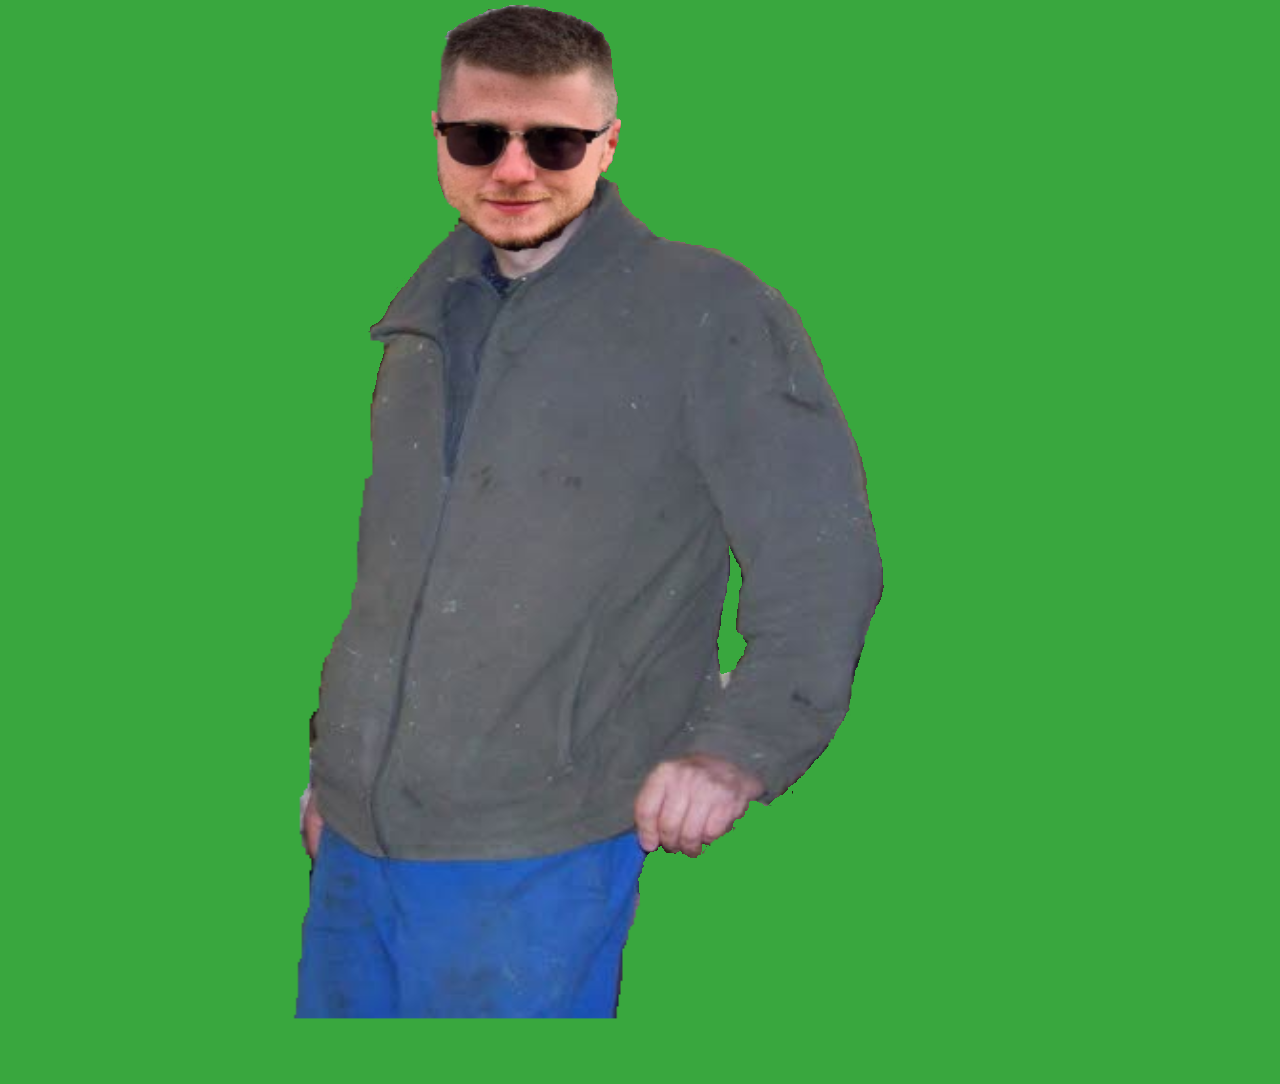
<file: index.html>
<!DOCTYPE html>
<html lang="en">

<head>
    <meta charset="UTF-8">
    <meta http-equiv="X-UA-Compatible" content="IE=edge">
    <meta name="description" content="Ceci est uniquement un loading screen">
    <meta http-equiv="Cache-Control" content="max-age=31536000">
    <meta name="viewport" content="width=device-width, initial-scale=1.0">
    <link rel="stylesheet" href="assets\css\style.css">
    <link rel="shortcut icon" href="favicon.ico" type="image/x-icon">
    <link rel="shortcut icon" href="assets\img\bruno_le_fermier.png" type="image/x-icon">
    <title>La ferme de Bruno</title>
</head>

<body id="backgroundLoader" onLoad="setTimeout('RedirectionJavascript()', 1200)">

    <script type="text/javascript">
        function RedirectionJavascript() {
            document.location.href = "home.html";
        }
    </script>

    <div class="container">
        <div class="loader">
            <div>
                <img class="zoomOut" src="assets\img\bruno_le_fermier.png" alt="Bruno">
            </div>
        </div>
    </div>
</body>

</html>
</file>
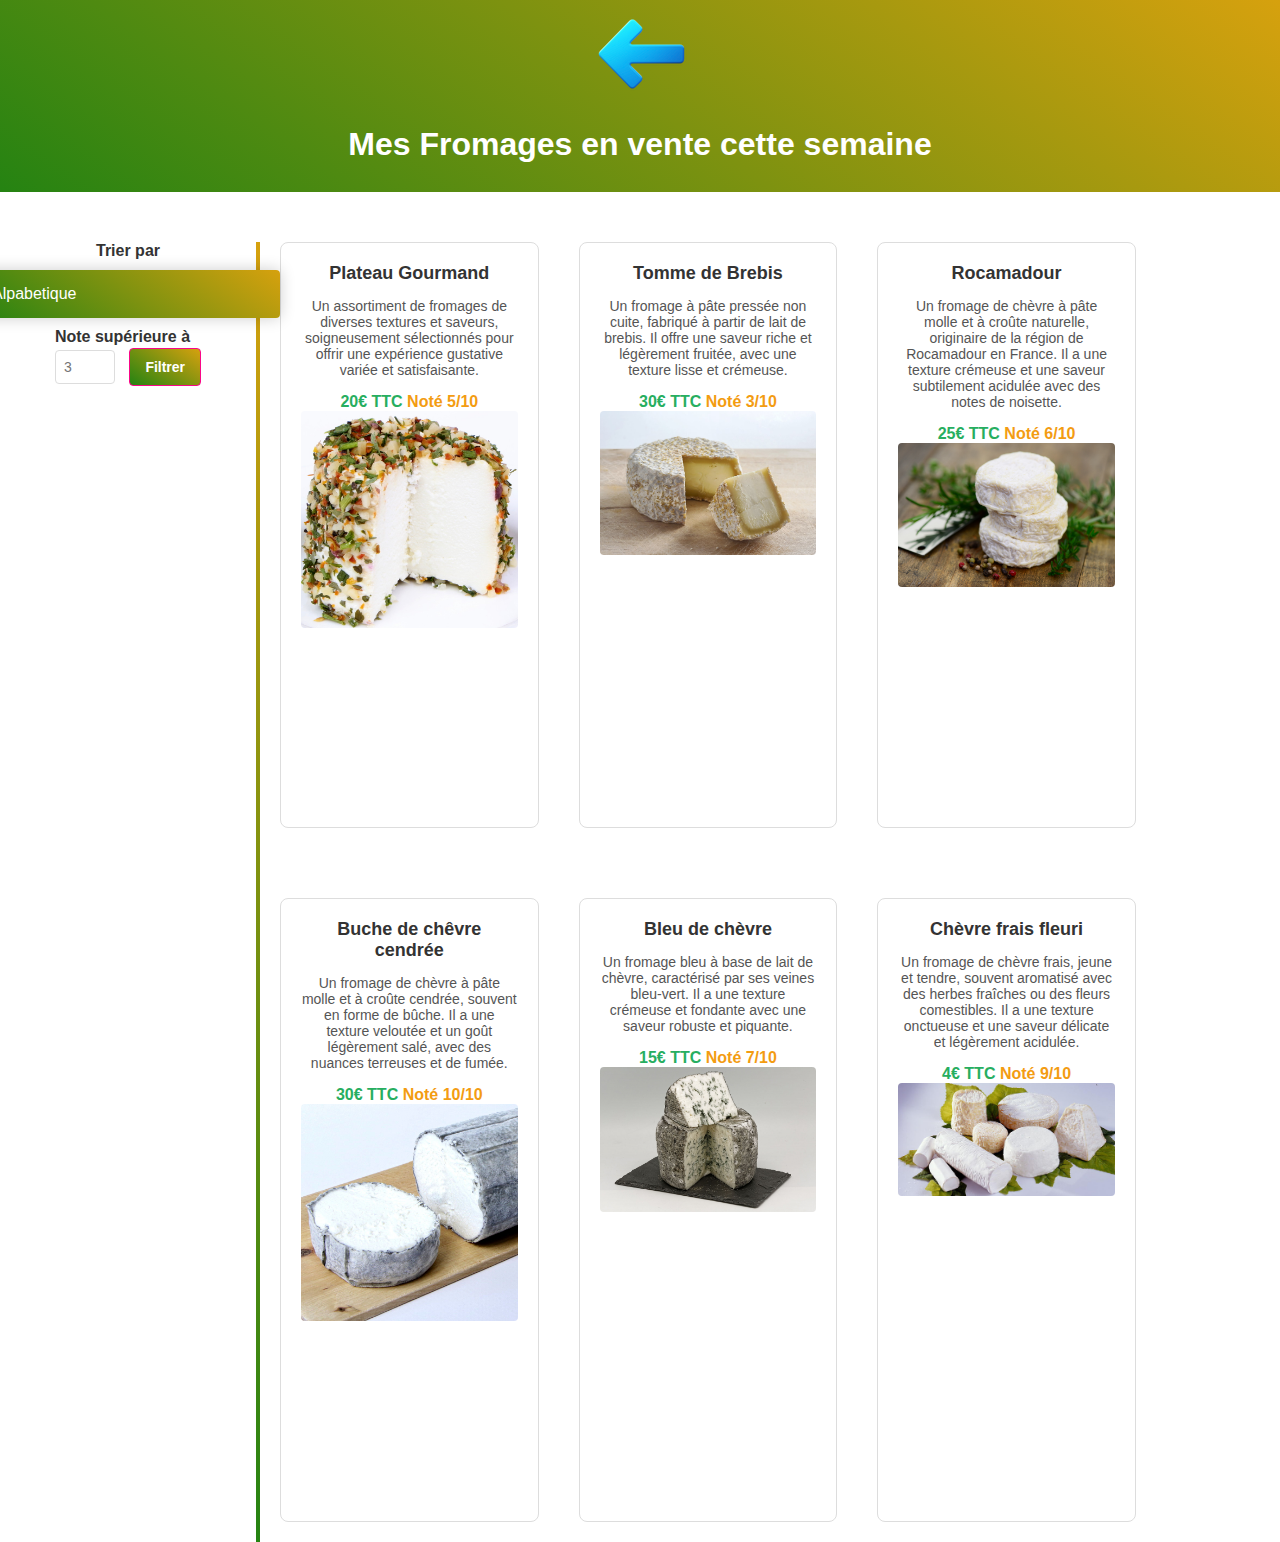
<file: fromage.html>
<!DOCTYPE html>
<html lang="fr">

<head>
    <link rel="stylesheet" href="assets\css\fromage.css">
    <meta name="viewport" content="width=device-width, initial-scale=1.0">
    <meta charset="UTF-8">
    <title>La ferme de Bruno - Fromage</title>
</head>

<body>
    <div name="title" class="title_blian">
        <a href="home.html">
            <img class="imgRetour" src="assets\img\retour.png" alt="retour">
        </a>
        <h1>Mes Fromages en vente cette semaine</h1>
    </div>

    <asidetel class="tri-filtre-bar-tel">
        <label class="label_tri" for="sort">Trier par</label>
        <select onchange="filtrerEtTrier(event)" id="triSelect">
            <option selected value="alpha">Alpabetique</option>
            <option value="note">Notation</option>
            <option value="date">Date</option>
            <option value="prix">prix</option>
        </select>
        <div>
            <label class="label_filter" for="filter">Note supérieure à<input type="number" id="filter"
                    placeholder="3"><button id="filter-button">Filtrer</button></label>
        </div>
    </asidetel>

    <main>
        <aside class="tri-menu">
            <label class="label_tri" for="sort">Trier par</label>
            <select onchange="filtrerEtTrier(event)" id="triSelect">
                <option selected value="alpha">Alpabetique</option>
                <option value="note">Notation</option>
                <option value="date">Date</option>
                <option value="prix">prix</option>
            </select>
            <div>
                <label class="label_filter" for="filter-resp">Note supérieure à</label>
                <input type="number" id="filter-resp" placeholder="3">
                <button id="filter-button-resp">Filtrer</button>
            </div>
        </aside>

        <div class="separator"></div>

        <div class="articlesContainer" id="articlesContainer">
            <div class="article" data-date="2023-01-03" data-price="20" data-note="5">
                <a>Plateau Gourmand</a>
                <p>Un assortiment de fromages de diverses textures et saveurs, soigneusement sélectionnés pour offrir
                    une expérience gustative variée et satisfaisante.</p>
                <span class="price" data-price="20">20€ TTC</span>
                <span class="note" data-note="5">Noté 5/10</span>
                <img src="assets/img/fromages/1.jpg" alt="Image 2">
            </div>

            <div class="article" data-date="2023-01-02" data-price="30" data-note="3">
                <a>Tomme de Brebis</a>
                <p>Un fromage à pâte pressée non cuite, fabriqué à partir de lait de brebis. Il offre une saveur riche
                    et légèrement fruitée, avec une texture lisse et crémeuse.</p>
                <span class="price" data-price="30">30€ TTC</span>
                <span class="note" data-note="3">Noté 3/10</span>
                <img src="assets/img/fromages/fromage-chevre_istock.jpg" alt="Image 3">
            </div>

            <div class="article" data-date="2023-01-04" data-price="25" data-note="6">
                <a>Rocamadour</a>
                <p>Un fromage de chèvre à pâte molle et à croûte naturelle, originaire de la région de Rocamadour en
                    France. Il a une texture crémeuse et une saveur subtilement acidulée avec des notes de noisette.</p>
                <span class="price" data-price="25">25€ TTC</span>
                <span class="note" data-note="6">Noté 6/10</span>
                <img src="assets/img/fromages/fromage-de-chevre-AdobeStock_175740977.jpg"
                    alt="Livre elle m'a quitté pour un autre">
            </div>

            <div class="article" data-date="2024-01-12" data-price="30" data-note="10">
                <a>Buche de chêvre cendrée</a>
                <p>Un fromage de chèvre à pâte molle et à croûte cendrée, souvent en forme de bûche. Il a une texture
                    veloutée et un goût légèrement salé, avec des nuances terreuses et de fumée.</p>
                <span class="price" data-price="30">30€ TTC</span>
                <span class="note" data-note="10">Noté 10/10</span>
                <img src="assets/img/fromages/fromage-pur-chevre-fermier-affine-le-bienvenu.jpg" alt="Berlingo">
            </div>

            <div class="article" data-date="2024-01-13" data-price="15" data-note="7">
                <a>Bleu de chèvre</a>
                <p>Un fromage bleu à base de lait de chèvre, caractérisé par ses veines bleu-vert. Il a une texture
                    crémeuse et fondante avec une saveur robuste et piquante.</p>
                <span class="price" data-price="15">15€ TTC</span>
                <span class="note" data-note="7">Noté 7/10</span>
                <img src="assets/img/fromages/Bleu_de_chevre.jpg" alt="Fœtus de Jul lors du clip Ovnis">
            </div>

            <div class="article" data-date="2024-01-14" data-price="4" data-note="9">
                <a>Chèvre frais fleuri</a>
                <p>Un fromage de chèvre frais, jeune et tendre, souvent aromatisé avec des herbes fraîches ou des fleurs
                    comestibles. Il a une texture onctueuse et une saveur délicate et légèrement acidulée.</p>
                <span class="price" data-price="4">4€ TTC</span>
                <span class="note" data-note="9">Noté 9/10</span>
                <img src="assets/img/fromages/fromage1.jpg" alt="Masque de chien">
            </div>
        </div>

    </main>

</body>

<script src="assets\js\fromage.js"></script>

</html>
























































































































<!-- Dev par Antoine Rodrigues - contact@antoinerodrigues.com -->
</file>
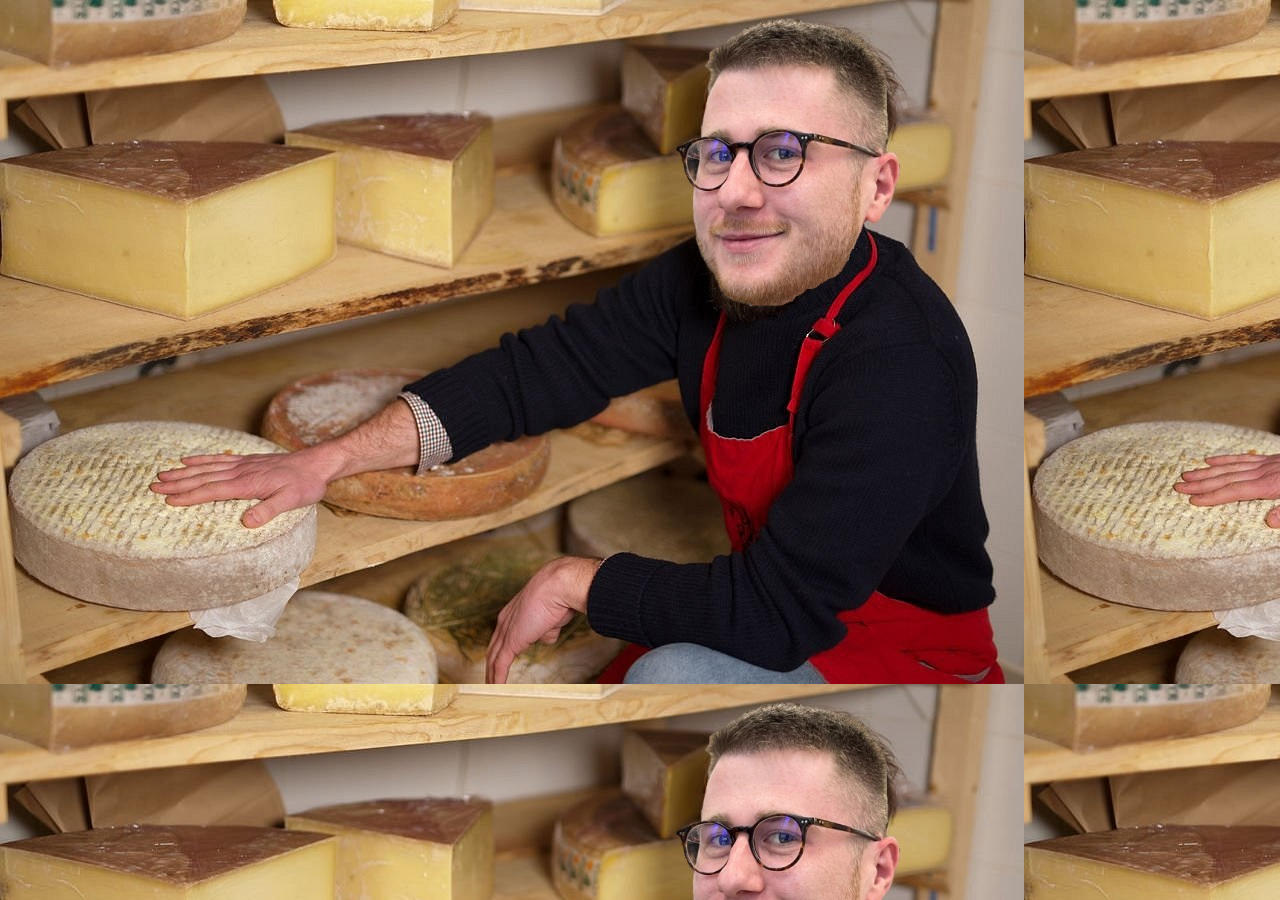
<file: gay.html>
<!DOCTYPE html>
<html lang="en">

<head>
    <meta charset="UTF-8">
    <meta http-equiv="X-UA-Compatible" content="IE=edge">
    <meta name="description" content="Ceci est uniquement un loading screen">
    <meta http-equiv="Cache-Control" content="max-age=31536000">
    <meta name="viewport" content="width=device-width, initial-scale=1.0">
    <link rel="stylesheet" href="assets\css\style.css">
    <link rel="shortcut icon" href="favicon.ico" type="image/x-icon">
    <link rel="shortcut icon" href="assets\img\bruno_le_fermier.png" type="image/x-icon">
    <title>Oui je suis gay</title>
</head>

<body class="brubru">
</body>

</html>
</file>
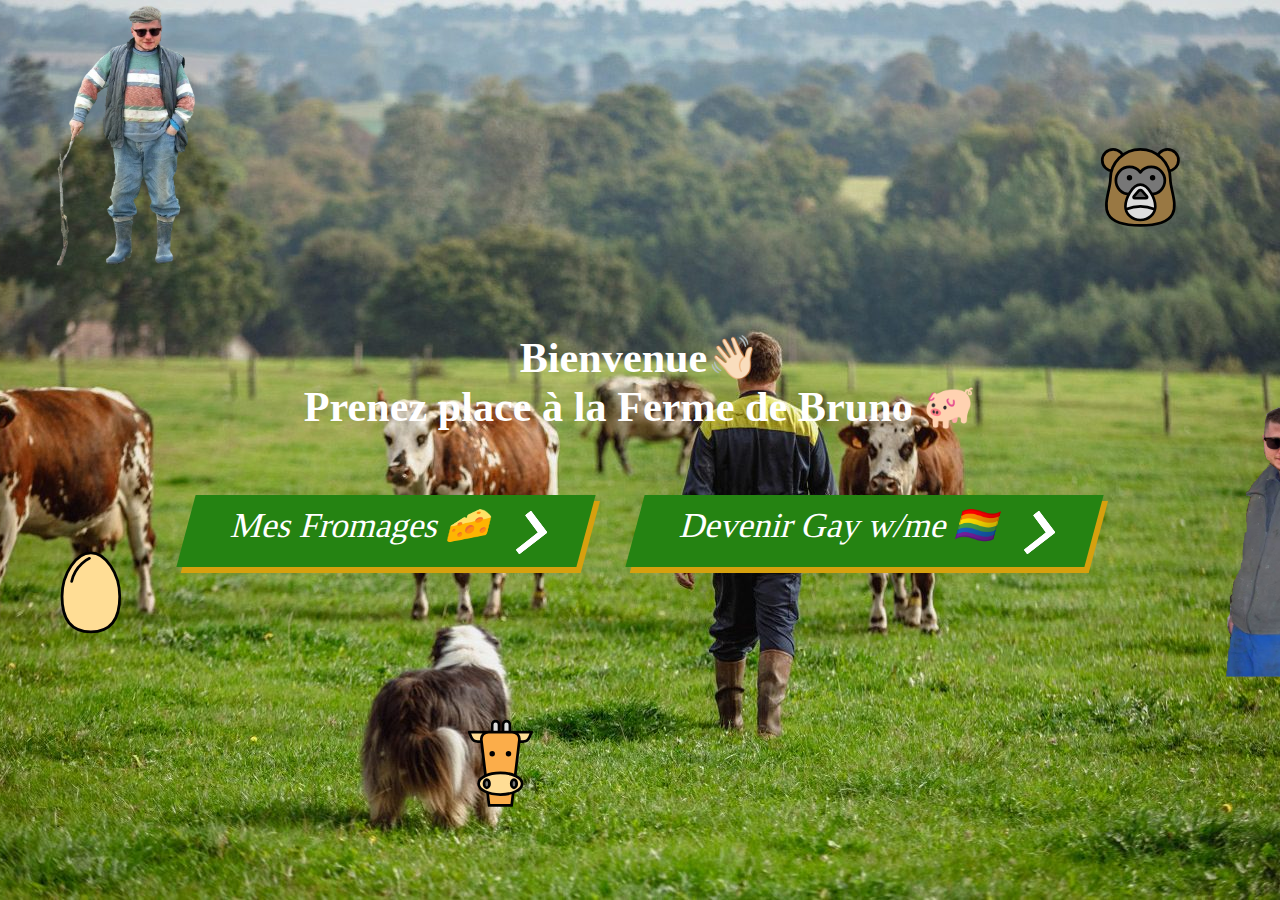
<file: home.html>
<!DOCTYPE html>
<html lang="en">

<head>
    <meta charset="UTF-8">
    <meta http-equiv="X-UA-Compatible" content="IE=edge">
    <meta name="description" content="Page d'acceuil / Cinéma - Hainaut">
    <meta name="viewport" content="width=device-width, initial-scale=1.0">
    <meta http-equiv="Cache-Control" content="max-age=31536000">
    <link rel="stylesheet" href="assets\css\style.css">
    <link rel="shortcut icon" href="favicon.ico" type="image/x-icon">
    <link href="https://fonts.googleapis.com/css?family=Tektur" rel="stylesheet">
    <link href="https://fonts.googleapis.com/css2?family=Fredoka:wght@300&display=swap" rel="stylesheet">
    <link href="https://fonts.googleapis.com/css?family=Poppins:900i" rel="stylesheet">
    <title>La ferme de Bruno .Gay</title>
    <link rel="shortcut icon" href="assets\img\bruno_le_fermier.png" type="image/x-icon">
    <link rel="stylesheet" href="https://cdnjs.cloudflare.com/ajax/libs/font-awesome/5.15.2/css/all.min.css">
    <script>
        // Vérification si l'utilisateur est sur mobile
        var isMobile = /Android|webOS|iPhone|iPad|iPod|BlackBerry|IEMobile|Opera Mini/i.test(navigator.userAgent);
        if (isMobile) {
            // Redirection ou affichage du message pour les mobiles
            window.location.href = "notAvailable.html";
            // ou bien
            // document.write("Le site n'est pas disponible sur mobile.");
        }
    </script>
</head>

<body class="backgroundBody dynamic-wallpaper">
    <div class="container">
        <div class="divTotale">

            <div class="divContentHome">
                <h1>
                    <span class="reveal-h1">Bienvenue<span>👋🏻</span></span>
                </h1>
                <h1>
                    <span class="reveal-h1">Prenez place à la Ferme de Bruno 🐖<span>
                </h1>

                <h2>
                    <span class="reveal-h2">Oui je suis gay dont le domaine en <a
                            href="https://www.gandi.net/fr/domain/tld/gay"><span class="me-color">.gay</span></span></a>
                </h2>

                <div class="wrapper">
                    <a class="cta" href="fromage.html">
                        <span>Mes Fromages 🧀</span>
                        <span>
                            <svg width="66px" height="43px" viewBox="0 0 66 43" version="1.1"
                                xmlns="http://www.w3.org/2000/svg" xmlns:xlink="http://www.w3.org/1999/xlink">
                                <g id="arrow" stroke="none" stroke-width="1" fill="none" fill-rule="evenodd">
                                    <path class="one"
                                        d="M40.1543933,3.89485454 L43.9763149,0.139296592 C44.1708311,-0.0518420739 44.4826329,-0.0518571125 44.6771675,0.139262789 L65.6916134,20.7848311 C66.0855801,21.1718824 66.0911863,21.8050225 65.704135,22.1989893 C65.7000188,22.2031791 65.6958657,22.2073326 65.6916762,22.2114492 L44.677098,42.8607841 C44.4825957,43.0519059 44.1708242,43.0519358 43.9762853,42.8608513 L40.1545186,39.1069479 C39.9575152,38.9134427 39.9546793,38.5968729 40.1481845,38.3998695 C40.1502893,38.3977268 40.1524132,38.395603 40.1545562,38.3934985 L56.9937789,21.8567812 C57.1908028,21.6632968 57.193672,21.3467273 57.0001876,21.1497035 C56.9980647,21.1475418 56.9959223,21.1453995 56.9937605,21.1432767 L40.1545208,4.60825197 C39.9574869,4.41477773 39.9546013,4.09820839 40.1480756,3.90117456 C40.1501626,3.89904911 40.1522686,3.89694235 40.1543933,3.89485454 Z"
                                        fill="#FFFFFF"></path>
                                    <path class="two"
                                        d="M20.1543933,3.89485454 L23.9763149,0.139296592 C24.1708311,-0.0518420739 24.4826329,-0.0518571125 24.6771675,0.139262789 L45.6916134,20.7848311 C46.0855801,21.1718824 46.0911863,21.8050225 45.704135,22.1989893 C45.7000188,22.2031791 45.6958657,22.2073326 45.6916762,22.2114492 L24.677098,42.8607841 C24.4825957,43.0519059 24.1708242,43.0519358 23.9762853,42.8608513 L20.1545186,39.1069479 C19.9575152,38.9134427 19.9546793,38.5968729 20.1481845,38.3998695 C20.1502893,38.3977268 20.1524132,38.395603 20.1545562,38.3934985 L36.9937789,21.8567812 C37.1908028,21.6632968 37.193672,21.3467273 37.0001876,21.1497035 C36.9980647,21.1475418 36.9959223,21.1453995 36.9937605,21.1432767 L20.1545208,4.60825197 C19.9574869,4.41477773 19.9546013,4.09820839 20.1480756,3.90117456 C20.1501626,3.89904911 20.1522686,3.89694235 20.1543933,3.89485454 Z"
                                        fill="#FFFFFF"></path>
                                    <path class="three"
                                        d="M0.154393339,3.89485454 L3.97631488,0.139296592 C4.17083111,-0.0518420739 4.48263286,-0.0518571125 4.67716753,0.139262789 L25.6916134,20.7848311 C26.0855801,21.1718824 26.0911863,21.8050225 25.704135,22.1989893 C25.7000188,22.2031791 25.6958657,22.2073326 25.6916762,22.2114492 L4.67709797,42.8607841 C4.48259567,43.0519059 4.17082418,43.0519358 3.97628526,42.8608513 L0.154518591,39.1069479 C-0.0424848215,38.9134427 -0.0453206733,38.5968729 0.148184538,38.3998695 C0.150289256,38.3977268 0.152413239,38.395603 0.154556228,38.3934985 L16.9937789,21.8567812 C17.1908028,21.6632968 17.193672,21.3467273 17.0001876,21.1497035 C16.9980647,21.1475418 16.9959223,21.1453995 16.9937605,21.1432767 L0.15452076,4.60825197 C-0.0425130651,4.41477773 -0.0453986756,4.09820839 0.148075568,3.90117456 C0.150162624,3.89904911 0.152268631,3.89694235 0.154393339,3.89485454 Z"
                                        fill="#FFFFFF"></path>
                                </g>
                            </svg>
                        </span>
                    </a>

                    <span></span>

                    <a class="cta" href="gay.html">
                        <span>Devenir Gay w/me 🏳️‍🌈</span>
                        <span>
                            <svg width="66px" height="43px" viewBox="0 0 66 43" version="1.1"
                                xmlns="http://www.w3.org/2000/svg" xmlns:xlink="http://www.w3.org/1999/xlink">
                                <g id="arrow" stroke="none" stroke-width="1" fill="none" fill-rule="evenodd">
                                    <path class="one"
                                        d="M40.1543933,3.89485454 L43.9763149,0.139296592 C44.1708311,-0.0518420739 44.4826329,-0.0518571125 44.6771675,0.139262789 L65.6916134,20.7848311 C66.0855801,21.1718824 66.0911863,21.8050225 65.704135,22.1989893 C65.7000188,22.2031791 65.6958657,22.2073326 65.6916762,22.2114492 L44.677098,42.8607841 C44.4825957,43.0519059 44.1708242,43.0519358 43.9762853,42.8608513 L40.1545186,39.1069479 C39.9575152,38.9134427 39.9546793,38.5968729 40.1481845,38.3998695 C40.1502893,38.3977268 40.1524132,38.395603 40.1545562,38.3934985 L56.9937789,21.8567812 C57.1908028,21.6632968 57.193672,21.3467273 57.0001876,21.1497035 C56.9980647,21.1475418 56.9959223,21.1453995 56.9937605,21.1432767 L40.1545208,4.60825197 C39.9574869,4.41477773 39.9546013,4.09820839 40.1480756,3.90117456 C40.1501626,3.89904911 40.1522686,3.89694235 40.1543933,3.89485454 Z"
                                        fill="#FFFFFF"></path>
                                    <path class="two"
                                        d="M20.1543933,3.89485454 L23.9763149,0.139296592 C24.1708311,-0.0518420739 24.4826329,-0.0518571125 24.6771675,0.139262789 L45.6916134,20.7848311 C46.0855801,21.1718824 46.0911863,21.8050225 45.704135,22.1989893 C45.7000188,22.2031791 45.6958657,22.2073326 45.6916762,22.2114492 L24.677098,42.8607841 C24.4825957,43.0519059 24.1708242,43.0519358 23.9762853,42.8608513 L20.1545186,39.1069479 C19.9575152,38.9134427 19.9546793,38.5968729 20.1481845,38.3998695 C20.1502893,38.3977268 20.1524132,38.395603 20.1545562,38.3934985 L36.9937789,21.8567812 C37.1908028,21.6632968 37.193672,21.3467273 37.0001876,21.1497035 C36.9980647,21.1475418 36.9959223,21.1453995 36.9937605,21.1432767 L20.1545208,4.60825197 C19.9574869,4.41477773 19.9546013,4.09820839 20.1480756,3.90117456 C20.1501626,3.89904911 20.1522686,3.89694235 20.1543933,3.89485454 Z"
                                        fill="#FFFFFF"></path>
                                    <path class="three"
                                        d="M0.154393339,3.89485454 L3.97631488,0.139296592 C4.17083111,-0.0518420739 4.48263286,-0.0518571125 4.67716753,0.139262789 L25.6916134,20.7848311 C26.0855801,21.1718824 26.0911863,21.8050225 25.704135,22.1989893 C25.7000188,22.2031791 25.6958657,22.2073326 25.6916762,22.2114492 L4.67709797,42.8607841 C4.48259567,43.0519059 4.17082418,43.0519358 3.97628526,42.8608513 L0.154518591,39.1069479 C-0.0424848215,38.9134427 -0.0453206733,38.5968729 0.148184538,38.3998695 C0.150289256,38.3977268 0.152413239,38.395603 0.154556228,38.3934985 L16.9937789,21.8567812 C17.1908028,21.6632968 17.193672,21.3467273 17.0001876,21.1497035 C16.9980647,21.1475418 16.9959223,21.1453995 16.9937605,21.1432767 L0.15452076,4.60825197 C-0.0425130651,4.41477773 -0.0453986756,4.09820839 0.148075568,3.90117456 C0.150162624,3.89904911 0.152268631,3.89694235 0.154393339,3.89485454 Z"
                                        fill="#FFFFFF"></path>
                                </g>
                            </svg>
                        </span>
                    </a>
                </div>
            </div>

        </div>

        <a href="#">
            <img class="imgParallax" id="imgBruno" src="assets\img\bruno_le_fermier.png" alt="Bruno">
            <p class="imgParallax" id="textCine"></p>
        </a>
        <a href="#">
            <img class="imgParallax" id="imgBruno2" src="assets\img\bruno2.png" alt="Bruno">
            <p class="imgParallax" id="textCine"></p>
        </a>
        <a href="#">
            <img class="imgParallax" id="imgCine" src="assets\img\animal1.svg" alt="Cinéma Icon">
            <p class="imgParallax" id="textCine"></p>
        </a>
        <a href="#">
            <img class="imgParallax" id="imgTicket" src="assets\img\animal2.svg" alt="Cinéma Icon">
            <p class="imgParallax" id="textTicket"></p>
        </a>
        <a href="#">
            <img class="imgParallax" id="imgClapperboard" src="assets\img\animal3.svg" alt="Cinéma Icon">
            <p class="imgParallax" id="textClapperboard"></p>
        </a>
    </div>

</body>
<script src="assets\js\script.js"></script>

</html>
</file>
